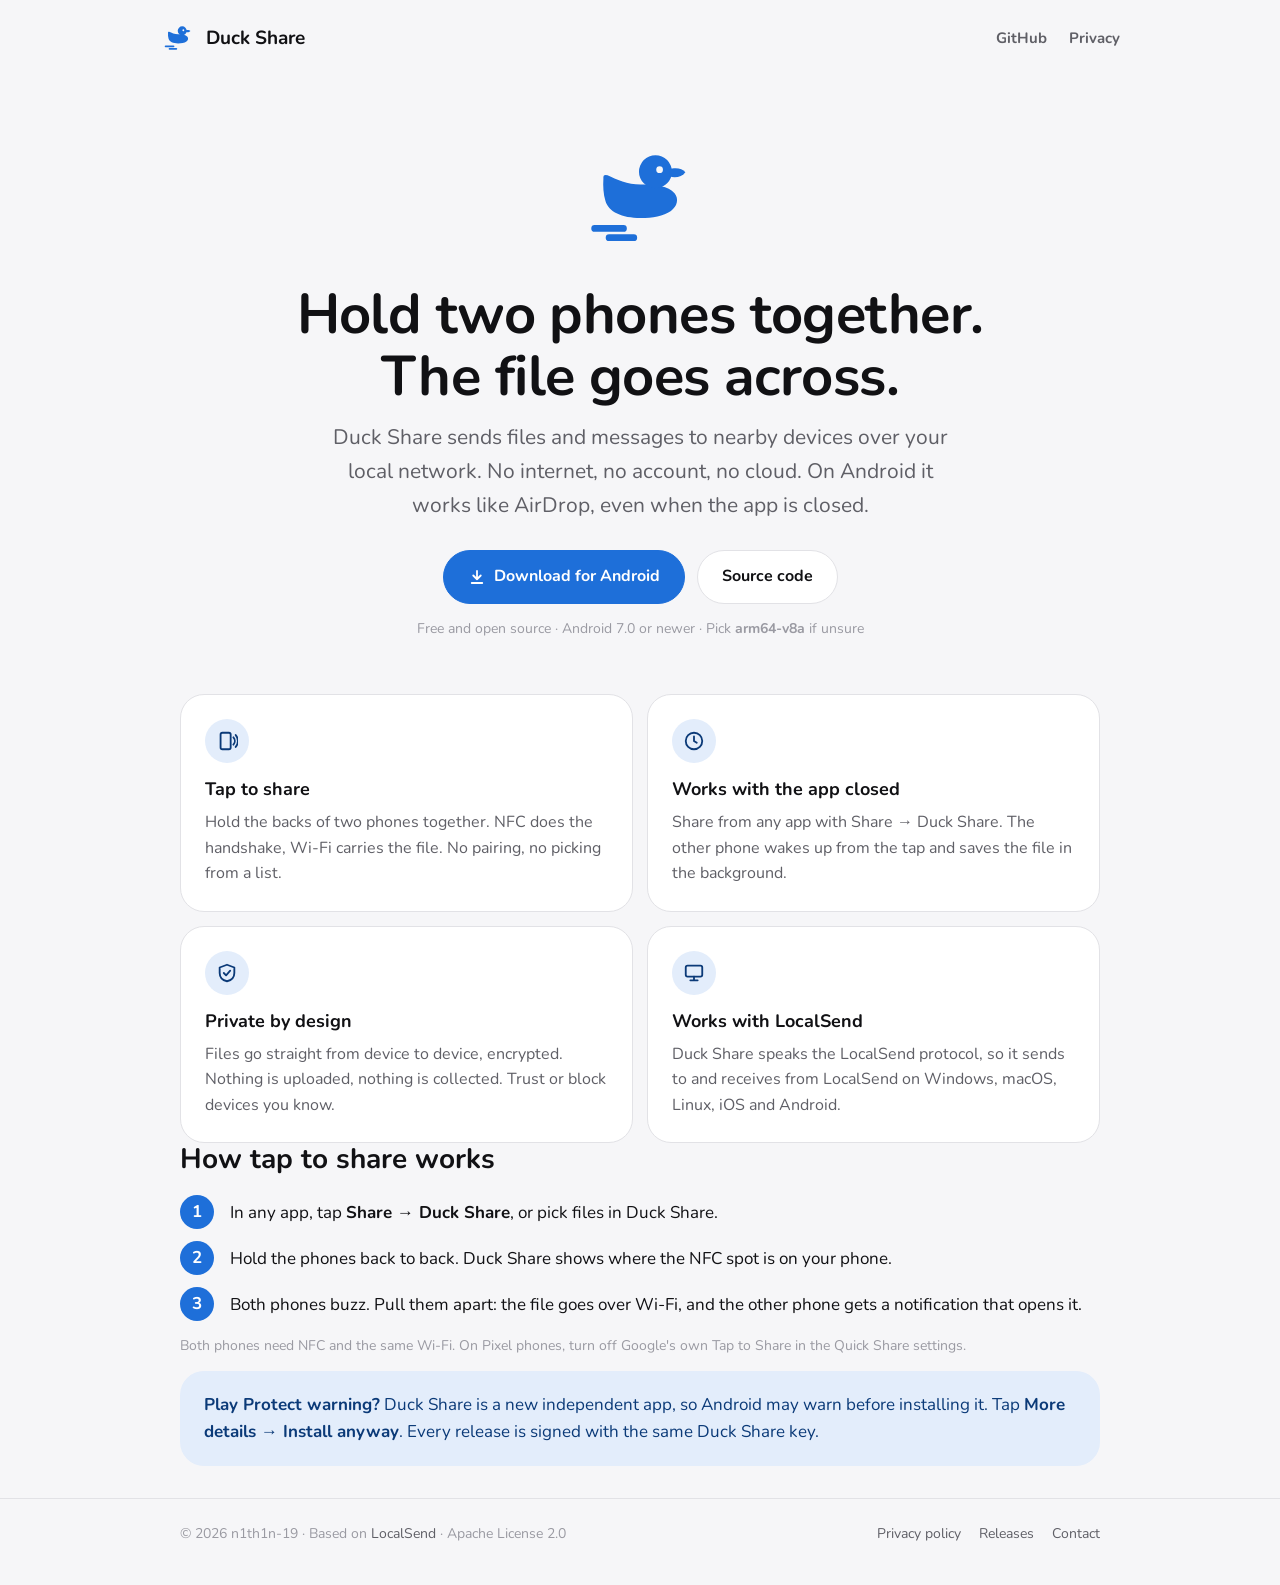
<file: site/index.html>
<!doctype html>
<html lang="en">
<head>
  <meta charset="utf-8">
  <meta name="viewport" content="width=device-width, initial-scale=1">
  <title>Duck Share · hold two phones together to share</title>
  <meta name="description" content="Duck Share sends files to nearby devices over your local network. On Android, hold two phones back to back to share, even with the app closed. Free and open source.">
  <link rel="icon" href="logo.svg" type="image/svg+xml">
  <link rel="stylesheet" href="style.css">
</head>
<body>
  <header class="wrap top">
    <a class="brand" href="./"><img src="logo.svg" alt="">Duck Share</a>
    <nav>
      <a href="https://github.com/n1th1n-19/duck-share">GitHub</a>
      <a href="privacy.html">Privacy</a>
    </nav>
  </header>

  <main>
    <div class="wrap hero">
      <img class="logo" src="logo.svg" alt="Duck Share logo">
      <h1>Hold two phones together.<br>The file goes across.</h1>
      <p class="lead">Duck Share sends files and messages to nearby devices over your local network. No internet, no account, no cloud. On Android it works like AirDrop, even when the app is closed.</p>
      <div class="actions">
        <a class="btn primary" href="https://github.com/n1th1n-19/duck-share/releases/latest">
          <svg width="18" height="18" viewBox="0 0 24 24" fill="none" stroke="currentColor" stroke-width="2.4" stroke-linecap="round" stroke-linejoin="round" aria-hidden="true"><path d="M12 4v11M7 10l5 5 5-5M5 20h14"/></svg>
          Download for Android
        </a>
        <a class="btn" href="https://github.com/n1th1n-19/duck-share">Source code</a>
      </div>
      <p class="note">Free and open source · Android 7.0 or newer · Pick <strong>arm64-v8a</strong> if unsure</p>
    </div>

    <section class="wrap">
      <div class="grid">
        <div class="card">
          <div class="icon"><svg viewBox="0 0 24 24" fill="none" stroke="currentColor" stroke-width="2" stroke-linecap="round"><path d="M7 3h7a2 2 0 0 1 2 2v14a2 2 0 0 1-2 2H7a2 2 0 0 1-2-2V5a2 2 0 0 1 2-2z"/><path d="M19 8a6 6 0 0 1 0 8M21.5 5.5a10 10 0 0 1 0 13"/></svg></div>
          <h3>Tap to share</h3>
          <p>Hold the backs of two phones together. NFC does the handshake, Wi-Fi carries the file. No pairing, no picking from a list.</p>
        </div>
        <div class="card">
          <div class="icon"><svg viewBox="0 0 24 24" fill="none" stroke="currentColor" stroke-width="2" stroke-linecap="round"><circle cx="12" cy="12" r="9"/><path d="M12 7v5l3 2"/></svg></div>
          <h3>Works with the app closed</h3>
          <p>Share from any app with Share → Duck Share. The other phone wakes up from the tap and saves the file in the background.</p>
        </div>
        <div class="card">
          <div class="icon"><svg viewBox="0 0 24 24" fill="none" stroke="currentColor" stroke-width="2" stroke-linecap="round" stroke-linejoin="round"><path d="M12 3l8 3v6c0 5-3.5 8-8 9-4.5-1-8-4-8-9V6z"/><path d="M8.5 12l2.5 2.5 4.5-5"/></svg></div>
          <h3>Private by design</h3>
          <p>Files go straight from device to device, encrypted. Nothing is uploaded, nothing is collected. Trust or block devices you know.</p>
        </div>
        <div class="card">
          <div class="icon"><svg viewBox="0 0 24 24" fill="none" stroke="currentColor" stroke-width="2" stroke-linecap="round"><rect x="3" y="4" width="18" height="12" rx="2"/><path d="M8 20h8M12 16v4"/></svg></div>
          <h3>Works with LocalSend</h3>
          <p>Duck Share speaks the LocalSend protocol, so it sends to and receives from LocalSend on Windows, macOS, Linux, iOS and Android.</p>
        </div>
      </div>
    </section>

    <section class="wrap">
      <h2>How tap to share works</h2>
      <ol class="steps">
        <li><span>In any app, tap <strong>Share → Duck Share</strong>, or pick files in Duck Share.</span></li>
        <li><span>Hold the phones back to back. Duck Share shows where the NFC spot is on your phone.</span></li>
        <li><span>Both phones buzz. Pull them apart: the file goes over Wi-Fi, and the other phone gets a notification that opens it.</span></li>
      </ol>
      <p class="note" style="text-align:left">Both phones need NFC and the same Wi-Fi. On Pixel phones, turn off Google's own Tap to Share in the Quick Share settings.</p>
    </section>

    <section class="wrap">
      <div class="callout">
        <strong>Play Protect warning?</strong> Duck Share is a new independent app, so Android may warn before installing it. Tap <strong>More details → Install anyway</strong>. Every release is signed with the same Duck Share key.
      </div>
    </section>
  </main>

  <footer>
    <div class="wrap">
      <span>© 2026 n1th1n-19 · Based on <a href="https://github.com/localsend/localsend">LocalSend</a> · Apache License 2.0</span>
      <nav>
        <a href="privacy.html">Privacy policy</a>
        <a href="https://github.com/n1th1n-19/duck-share/releases">Releases</a>
        <a href="https://github.com/n1th1n-19/duck-share/issues">Contact</a>
      </nav>
    </div>
  </footer>
</body>
</html>
</file>
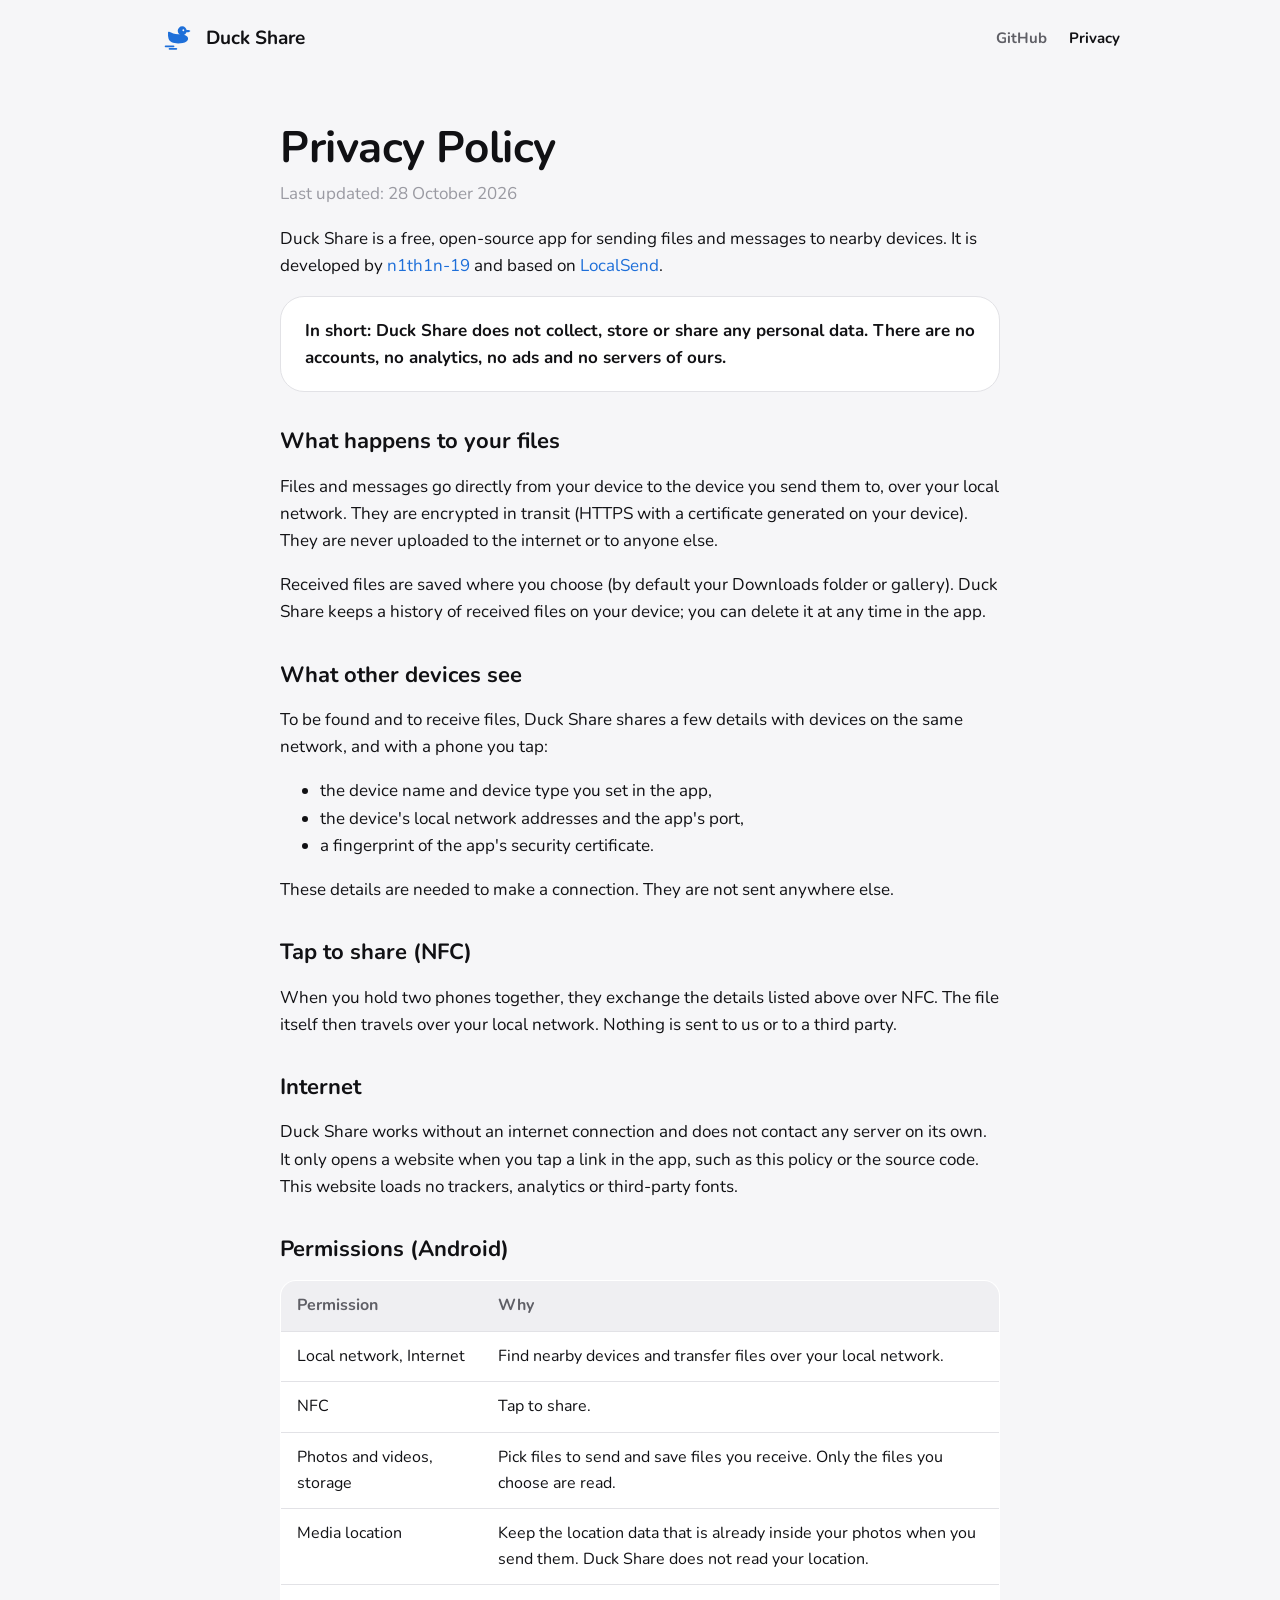
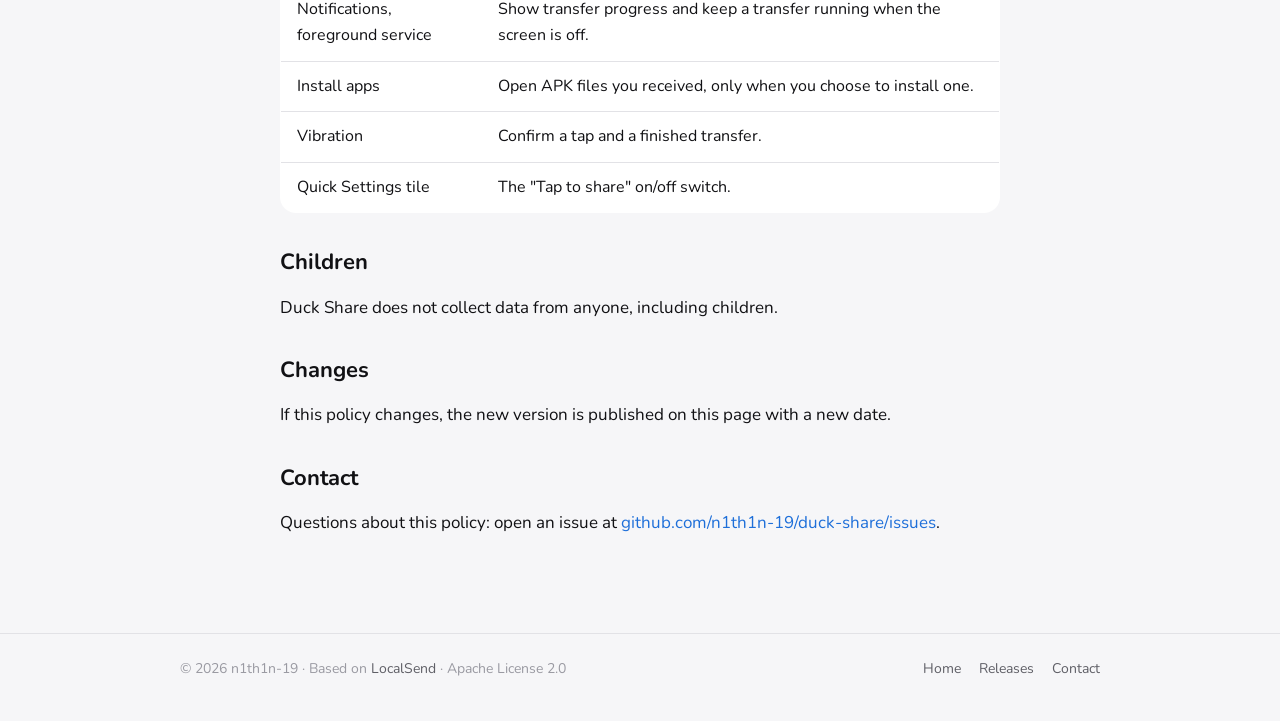
<file: site/privacy.html>
<!doctype html>
<html lang="en">
<head>
  <meta charset="utf-8">
  <meta name="viewport" content="width=device-width, initial-scale=1">
  <title>Privacy Policy · Duck Share</title>
  <meta name="description" content="Duck Share does not collect, store or share any personal data.">
  <link rel="icon" href="logo.svg" type="image/svg+xml">
  <link rel="stylesheet" href="style.css">
</head>
<body>
  <header class="wrap top">
    <a class="brand" href="./"><img src="logo.svg" alt="">Duck Share</a>
    <nav>
      <a href="https://github.com/n1th1n-19/duck-share">GitHub</a>
      <a href="privacy.html" aria-current="page">Privacy</a>
    </nav>
  </header>

  <main class="wrap doc">
    <h1>Privacy Policy</h1>
    <p class="meta">Last updated: 28 October 2026</p>

    <p>Duck Share is a free, open-source app for sending files and messages to nearby devices. It is developed by <a href="https://github.com/n1th1n-19">n1th1n-19</a> and based on <a href="https://github.com/localsend/localsend">LocalSend</a>.</p>

    <p class="summary">In short: Duck Share does not collect, store or share any personal data. There are no accounts, no analytics, no ads and no servers of ours.</p>

    <h2>What happens to your files</h2>
    <p>Files and messages go directly from your device to the device you send them to, over your local network. They are encrypted in transit (HTTPS with a certificate generated on your device). They are never uploaded to the internet or to anyone else.</p>
    <p>Received files are saved where you choose (by default your Downloads folder or gallery). Duck Share keeps a history of received files on your device; you can delete it at any time in the app.</p>

    <h2>What other devices see</h2>
    <p>To be found and to receive files, Duck Share shares a few details with devices on the same network, and with a phone you tap:</p>
    <ul>
      <li>the device name and device type you set in the app,</li>
      <li>the device's local network addresses and the app's port,</li>
      <li>a fingerprint of the app's security certificate.</li>
    </ul>
    <p>These details are needed to make a connection. They are not sent anywhere else.</p>

    <h2>Tap to share (NFC)</h2>
    <p>When you hold two phones together, they exchange the details listed above over NFC. The file itself then travels over your local network. Nothing is sent to us or to a third party.</p>

    <h2>Internet</h2>
    <p>Duck Share works without an internet connection and does not contact any server on its own. It only opens a website when you tap a link in the app, such as this policy or the source code. This website loads no trackers, analytics or third-party fonts.</p>

    <h2>Permissions (Android)</h2>
    <table>
      <thead><tr><th>Permission</th><th>Why</th></tr></thead>
      <tbody>
        <tr><td>Local network, Internet</td><td>Find nearby devices and transfer files over your local network.</td></tr>
        <tr><td>NFC</td><td>Tap to share.</td></tr>
        <tr><td>Photos and videos, storage</td><td>Pick files to send and save files you receive. Only the files you choose are read.</td></tr>
        <tr><td>Media location</td><td>Keep the location data that is already inside your photos when you send them. Duck Share does not read your location.</td></tr>
        <tr><td>Notifications, foreground service</td><td>Show transfer progress and keep a transfer running when the screen is off.</td></tr>
        <tr><td>Install apps</td><td>Open APK files you received, only when you choose to install one.</td></tr>
        <tr><td>Vibration</td><td>Confirm a tap and a finished transfer.</td></tr>
        <tr><td>Quick Settings tile</td><td>The "Tap to share" on/off switch.</td></tr>
      </tbody>
    </table>

    <h2>Children</h2>
    <p>Duck Share does not collect data from anyone, including children.</p>

    <h2>Changes</h2>
    <p>If this policy changes, the new version is published on this page with a new date.</p>

    <h2>Contact</h2>
    <p>Questions about this policy: open an issue at <a href="https://github.com/n1th1n-19/duck-share/issues">github.com/n1th1n-19/duck-share/issues</a>.</p>
  </main>

  <footer>
    <div class="wrap">
      <span>© 2026 n1th1n-19 · Based on <a href="https://github.com/localsend/localsend">LocalSend</a> · Apache License 2.0</span>
      <nav>
        <a href="./">Home</a>
        <a href="https://github.com/n1th1n-19/duck-share/releases">Releases</a>
        <a href="https://github.com/n1th1n-19/duck-share/issues">Contact</a>
      </nav>
    </div>
  </footer>
</body>
</html>
</file>
<file: site/style.css>
/* Duck Share site. Tokens match the app theme (light / dark). No external requests. */
@font-face { font-family: Nunito; src: url(fonts/Nunito-Regular.ttf) format("truetype"); font-weight: 400; font-display: swap; }
@font-face { font-family: Nunito; src: url(fonts/Nunito-Bold.ttf) format("truetype"); font-weight: 700; font-display: swap; }

:root {
  --bg: #f6f6f8; --surface: #ffffff; --surface-2: #efeff2; --outline: #e2e2e6;
  --text-1: #111114; --text-2: #5f5f66; --text-3: #9a9aa2;
  --accent: #1e6fd9; --on-accent: #ffffff; --accent-container: #e3edfb; --on-accent-container: #0b3a78;
  color-scheme: light dark;
}
@media (prefers-color-scheme: dark) {
  :root {
    --bg: #101012; --surface: #1a1a1d; --surface-2: #242428; --outline: #2e2e33;
    --text-1: #f2f2f4; --text-2: #a4a4ac; --text-3: #6e6e76;
    --accent: #4c8df0; --on-accent: #0a1b33; --accent-container: #16304f; --on-accent-container: #cfe0fa;
  }
}

* { box-sizing: border-box; }
html { -webkit-text-size-adjust: 100%; }
body {
  margin: 0; background: var(--bg); color: var(--text-1);
  font: 400 17px/1.6 Nunito, -apple-system, "Segoe UI", sans-serif;
}
a { color: var(--accent); text-decoration: none; }
a:hover { text-decoration: underline; }
.wrap { max-width: 960px; margin: 0 auto; padding: 0 20px; }

/* header */
.top { display: flex; align-items: center; justify-content: space-between; padding: 20px 0; }
.brand { display: flex; align-items: center; gap: 10px; color: var(--text-1); font-weight: 700; font-size: 19px; }
.brand:hover { text-decoration: none; }
.brand img { width: 36px; height: 36px; }
.top nav { display: flex; gap: 22px; font-weight: 700; font-size: 15px; }
.top nav a { color: var(--text-2); }
.top nav a:hover, .top nav a[aria-current] { color: var(--text-1); text-decoration: none; }

/* buttons */
.btn {
  display: inline-flex; align-items: center; gap: 8px; padding: 13px 24px; border-radius: 999px;
  font-weight: 700; font-size: 16px; border: 1px solid var(--outline); color: var(--text-1); background: var(--surface);
}
.btn:hover { text-decoration: none; border-color: var(--text-3); }
.btn.primary { background: var(--accent); color: var(--on-accent); border-color: var(--accent); }
.btn.primary:hover { filter: brightness(1.06); }

/* hero */
.hero { text-align: center; padding: 56px 0 40px; }
.hero img.logo { width: 132px; height: 132px; }
h1 { font-size: clamp(36px, 7vw, 56px); line-height: 1.1; margin: 12px 0 14px; letter-spacing: -0.01em; }
.lead { font-size: clamp(18px, 2.6vw, 21px); color: var(--text-2); max-width: 620px; margin: 0 auto 28px; }
.actions { display: flex; flex-wrap: wrap; gap: 12px; justify-content: center; }
.note { color: var(--text-3); font-size: 14px; margin-top: 14px; }

/* sections */
section { padding: 36px 0; }
h2 { font-size: 28px; line-height: 1.2; margin: 0 0 18px; }
.grid { display: grid; grid-template-columns: repeat(2, 1fr); gap: 14px; }
@media (max-width: 640px) { .grid { grid-template-columns: 1fr; } }
.card { background: var(--surface); border: 1px solid var(--outline); border-radius: 24px; padding: 24px; }
.card h3 { margin: 12px 0 6px; font-size: 18px; }
.card p { margin: 0; color: var(--text-2); font-size: 16px; }
.icon {
  width: 44px; height: 44px; border-radius: 999px; display: grid; place-items: center;
  background: var(--accent-container); color: var(--on-accent-container);
}
.icon svg { width: 22px; height: 22px; }

.steps { counter-reset: step; list-style: none; padding: 0; margin: 0; display: grid; gap: 12px; }
.steps li { counter-increment: step; display: flex; gap: 16px; align-items: flex-start; }
.steps li::before {
  content: counter(step); flex: none; width: 34px; height: 34px; border-radius: 999px; display: grid; place-items: center;
  background: var(--accent); color: var(--on-accent); font-weight: 700;
}
.steps li span { padding-top: 4px; }

.callout { background: var(--accent-container); color: var(--on-accent-container); border-radius: 24px; padding: 20px 24px; }
.callout strong { color: inherit; }

/* privacy page */
.doc { max-width: 760px; padding-top: 24px; padding-bottom: 48px; }
.doc h1 { font-size: clamp(32px, 6vw, 44px); margin-top: 24px; }
.doc .meta { color: var(--text-3); margin-top: -6px; }
.doc h2 { font-size: 22px; margin-top: 36px; }
.doc .summary { background: var(--surface); border: 1px solid var(--outline); border-radius: 24px; padding: 20px 24px; font-weight: 700; }
table { width: 100%; border-collapse: collapse; background: var(--surface); border: 1px solid var(--outline); border-radius: 16px; overflow: hidden; font-size: 16px; }
th, td { text-align: left; padding: 12px 16px; border-bottom: 1px solid var(--outline); vertical-align: top; }
th { color: var(--text-2); font-weight: 700; background: var(--surface-2); }
tr:last-child td { border-bottom: 0; }

/* footer */
footer { border-top: 1px solid var(--outline); margin-top: 32px; padding: 24px 0 40px; color: var(--text-3); font-size: 14px; }
footer .wrap { display: flex; flex-wrap: wrap; gap: 8px 22px; justify-content: space-between; }
footer nav { display: flex; flex-wrap: wrap; gap: 18px; }
footer a { color: var(--text-2); }

@media (max-width: 520px) {
  .top nav { gap: 14px; }
  .btn { width: 100%; justify-content: center; }
}
</file>
